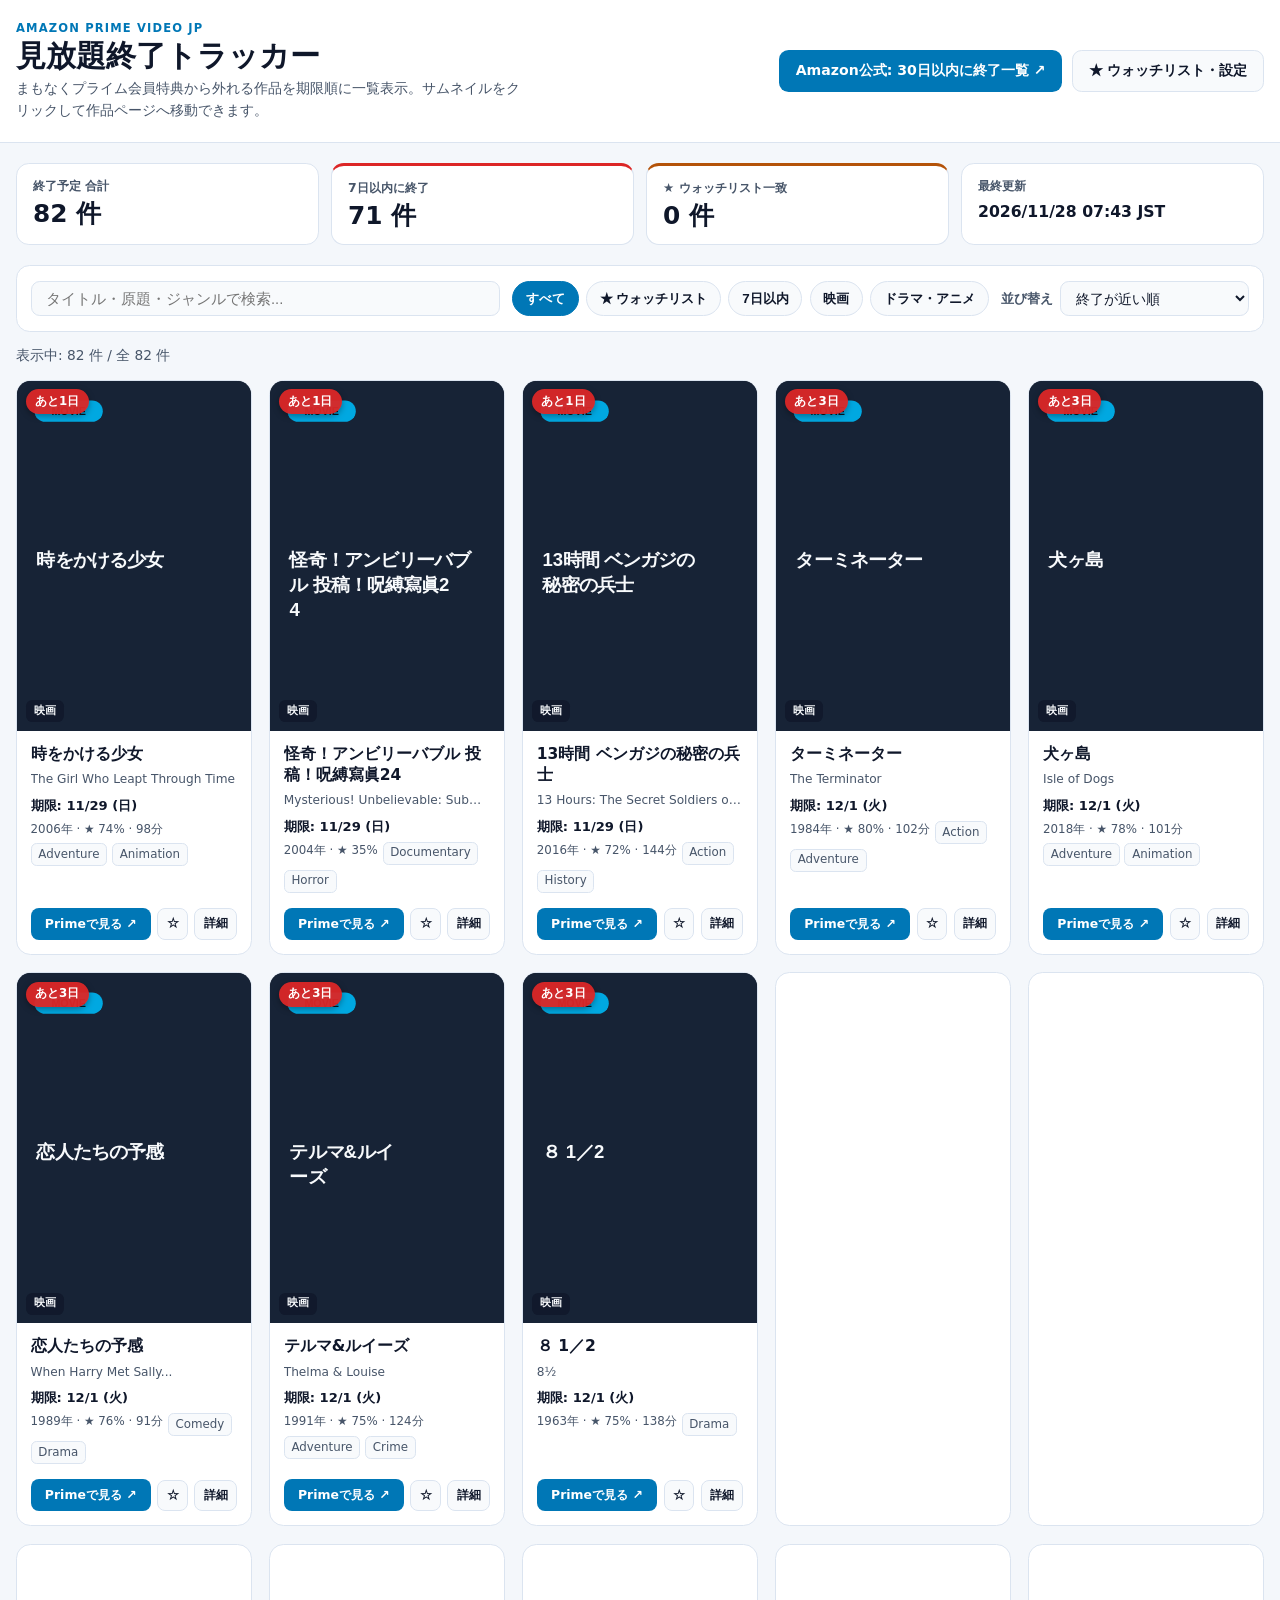
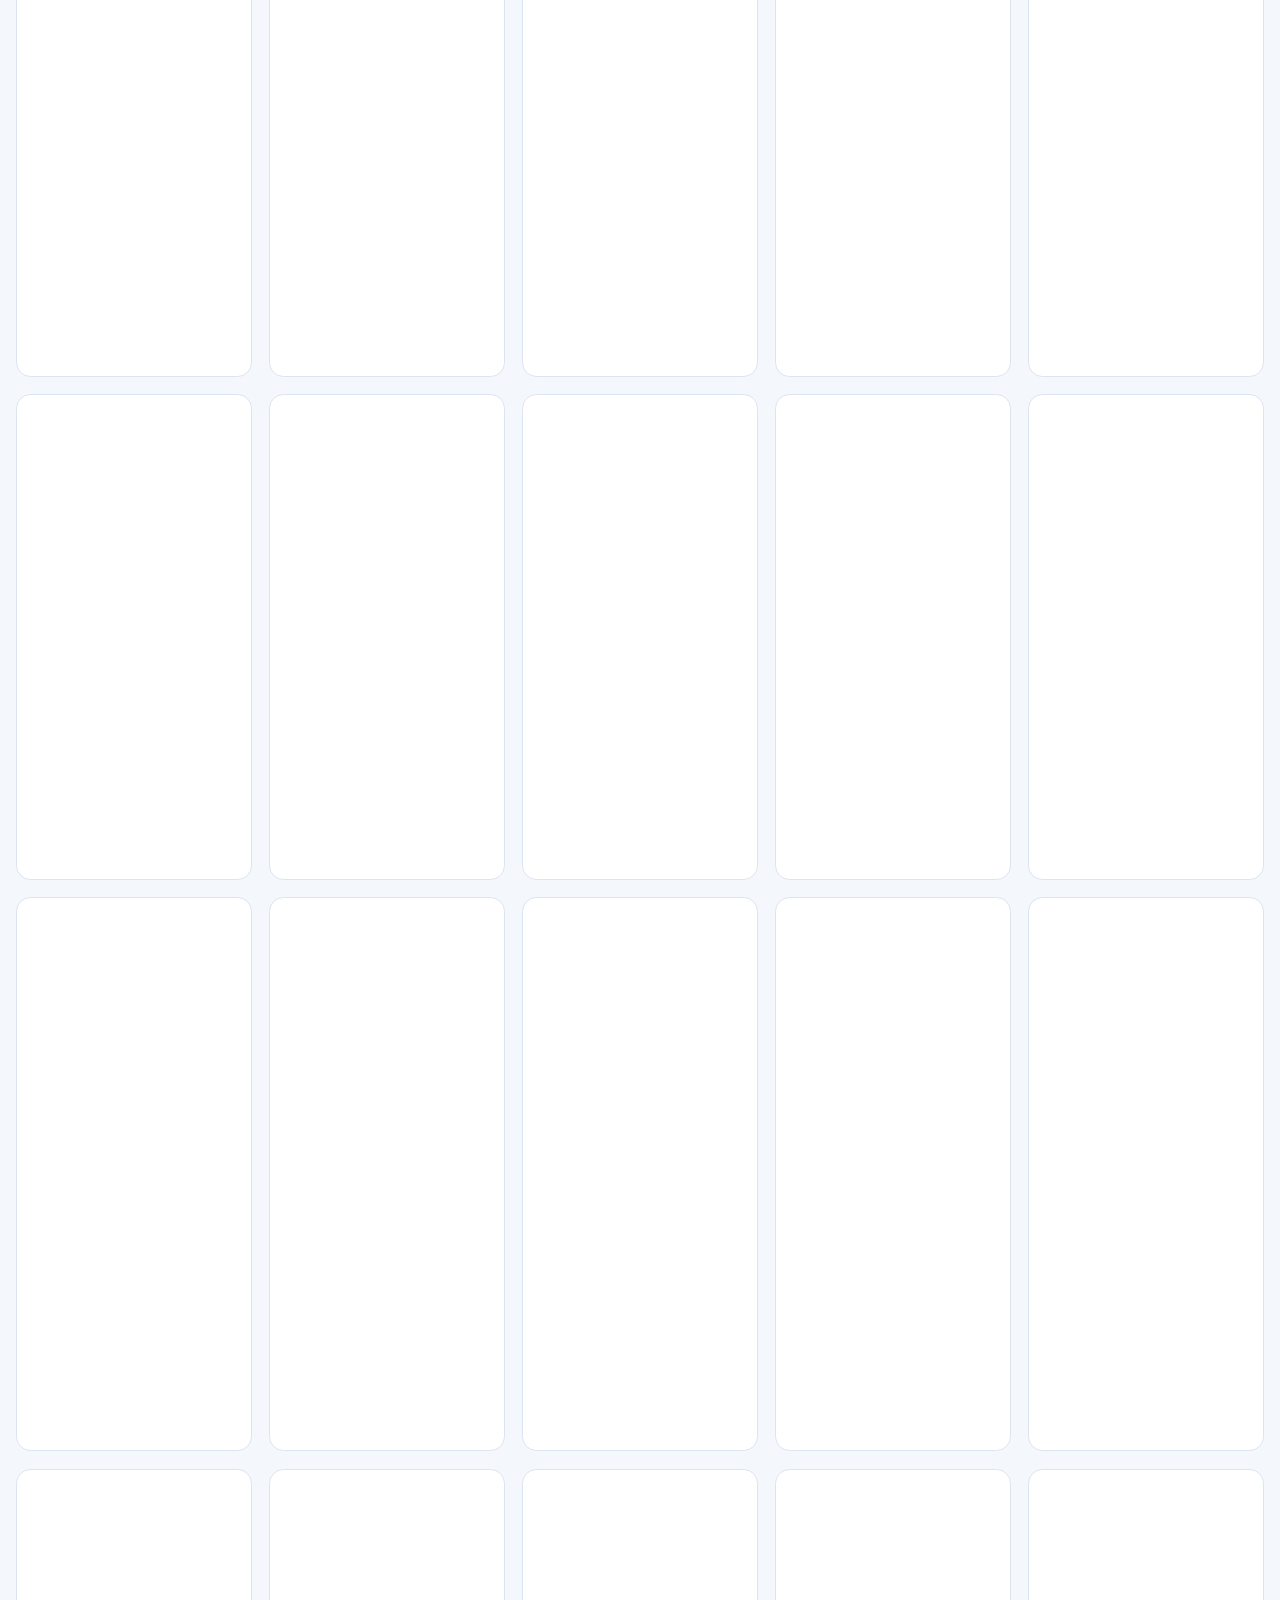
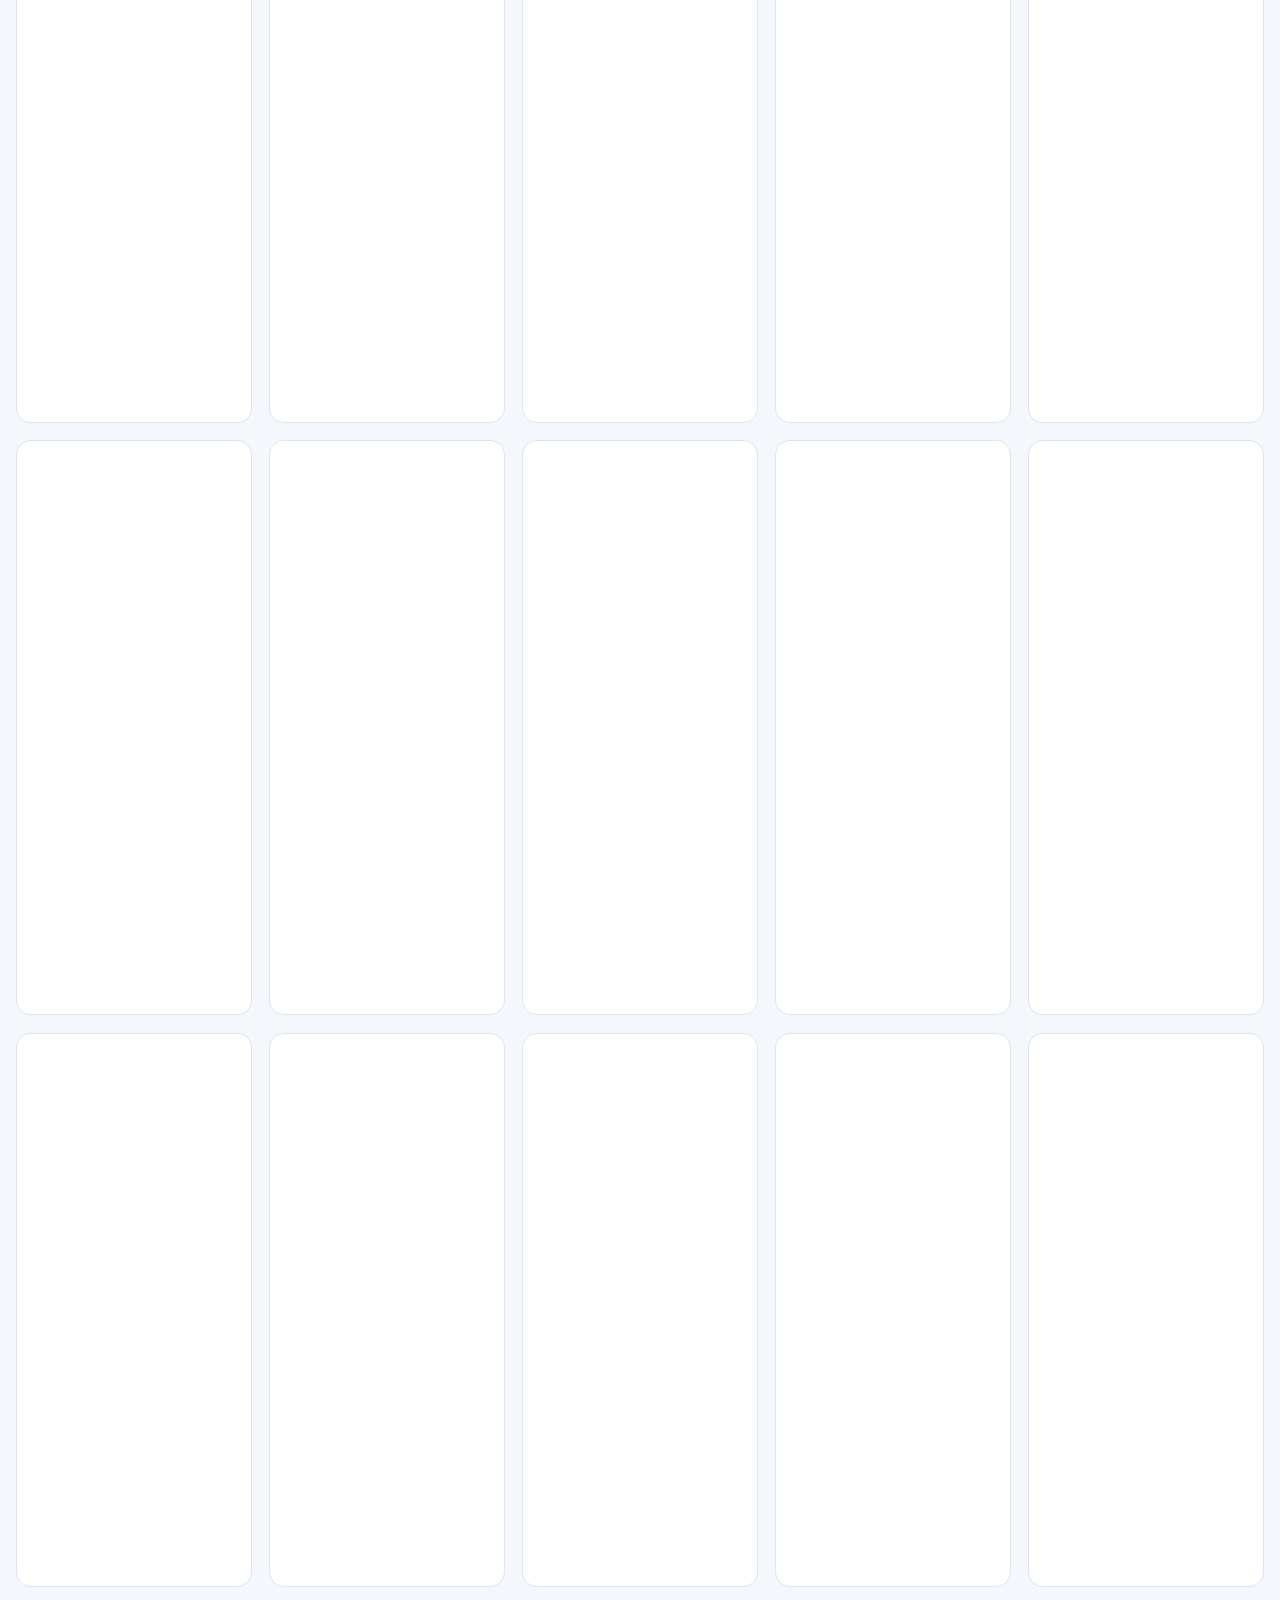
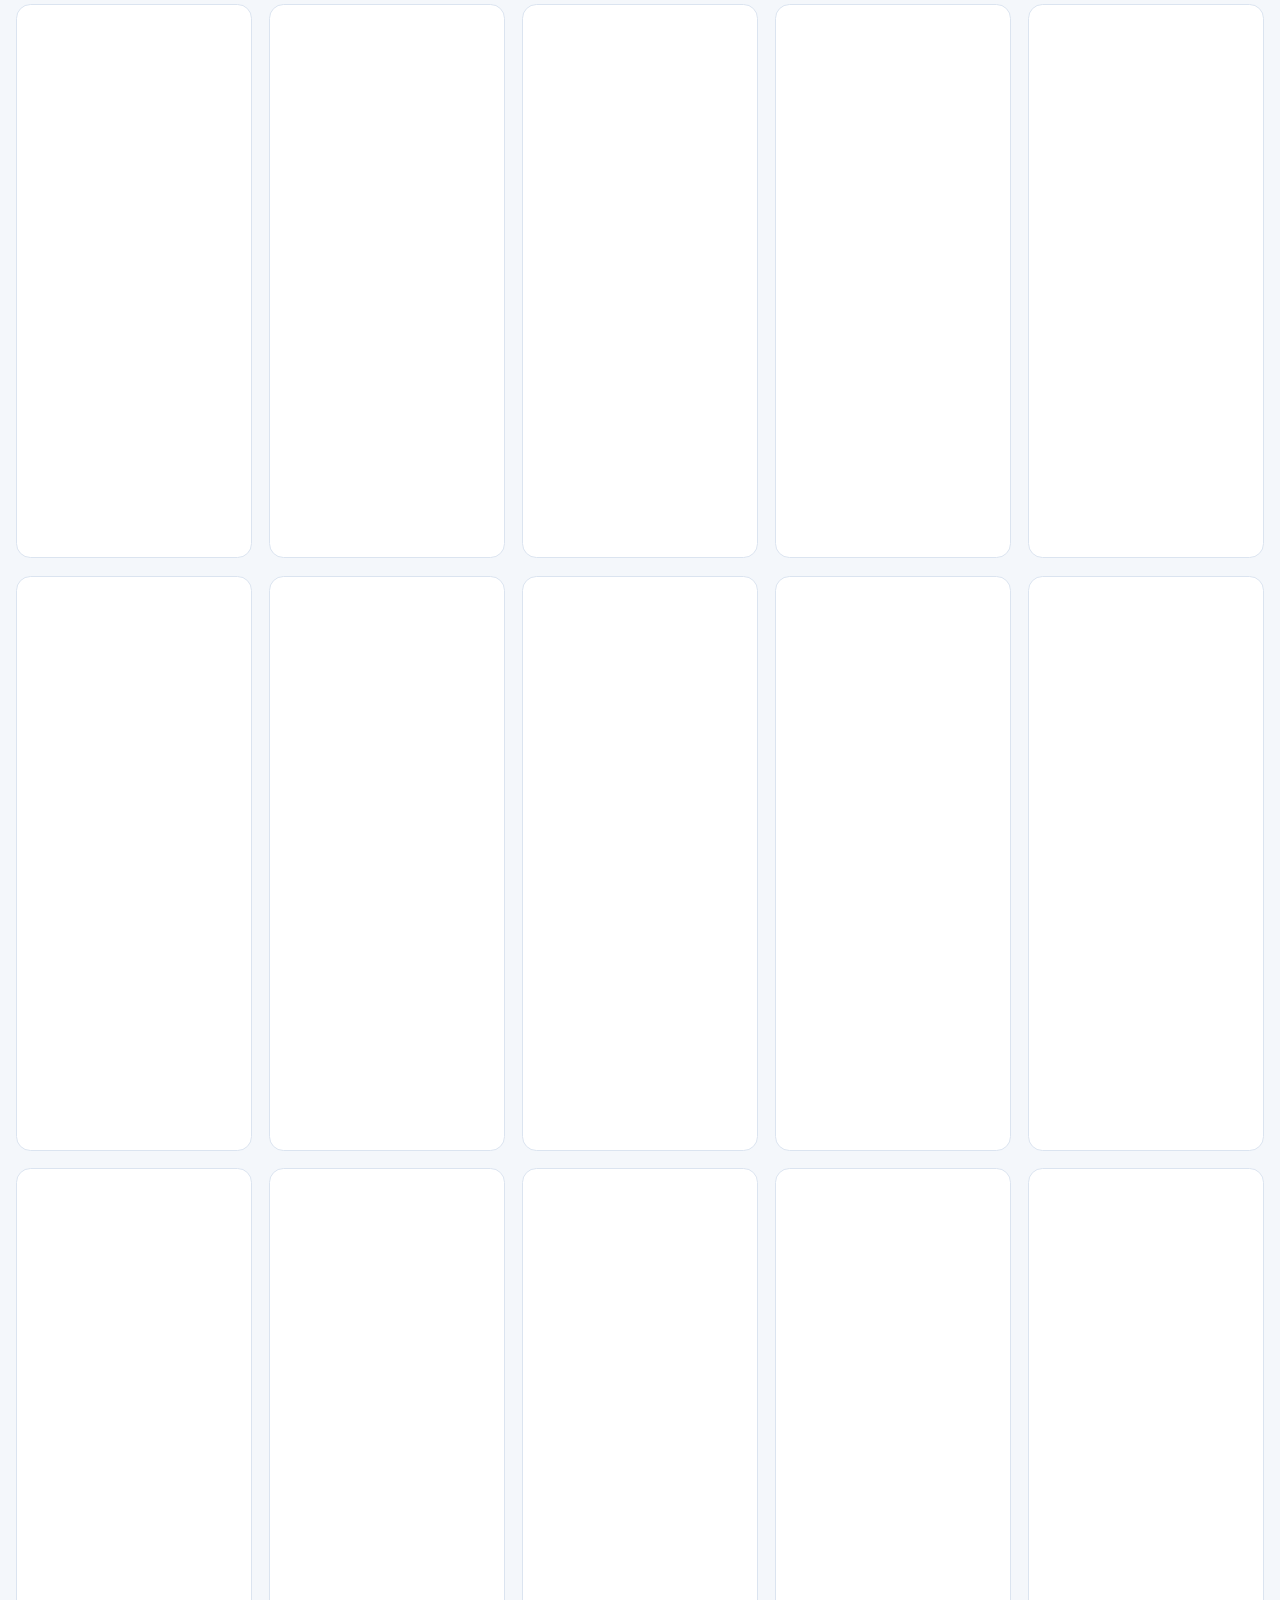
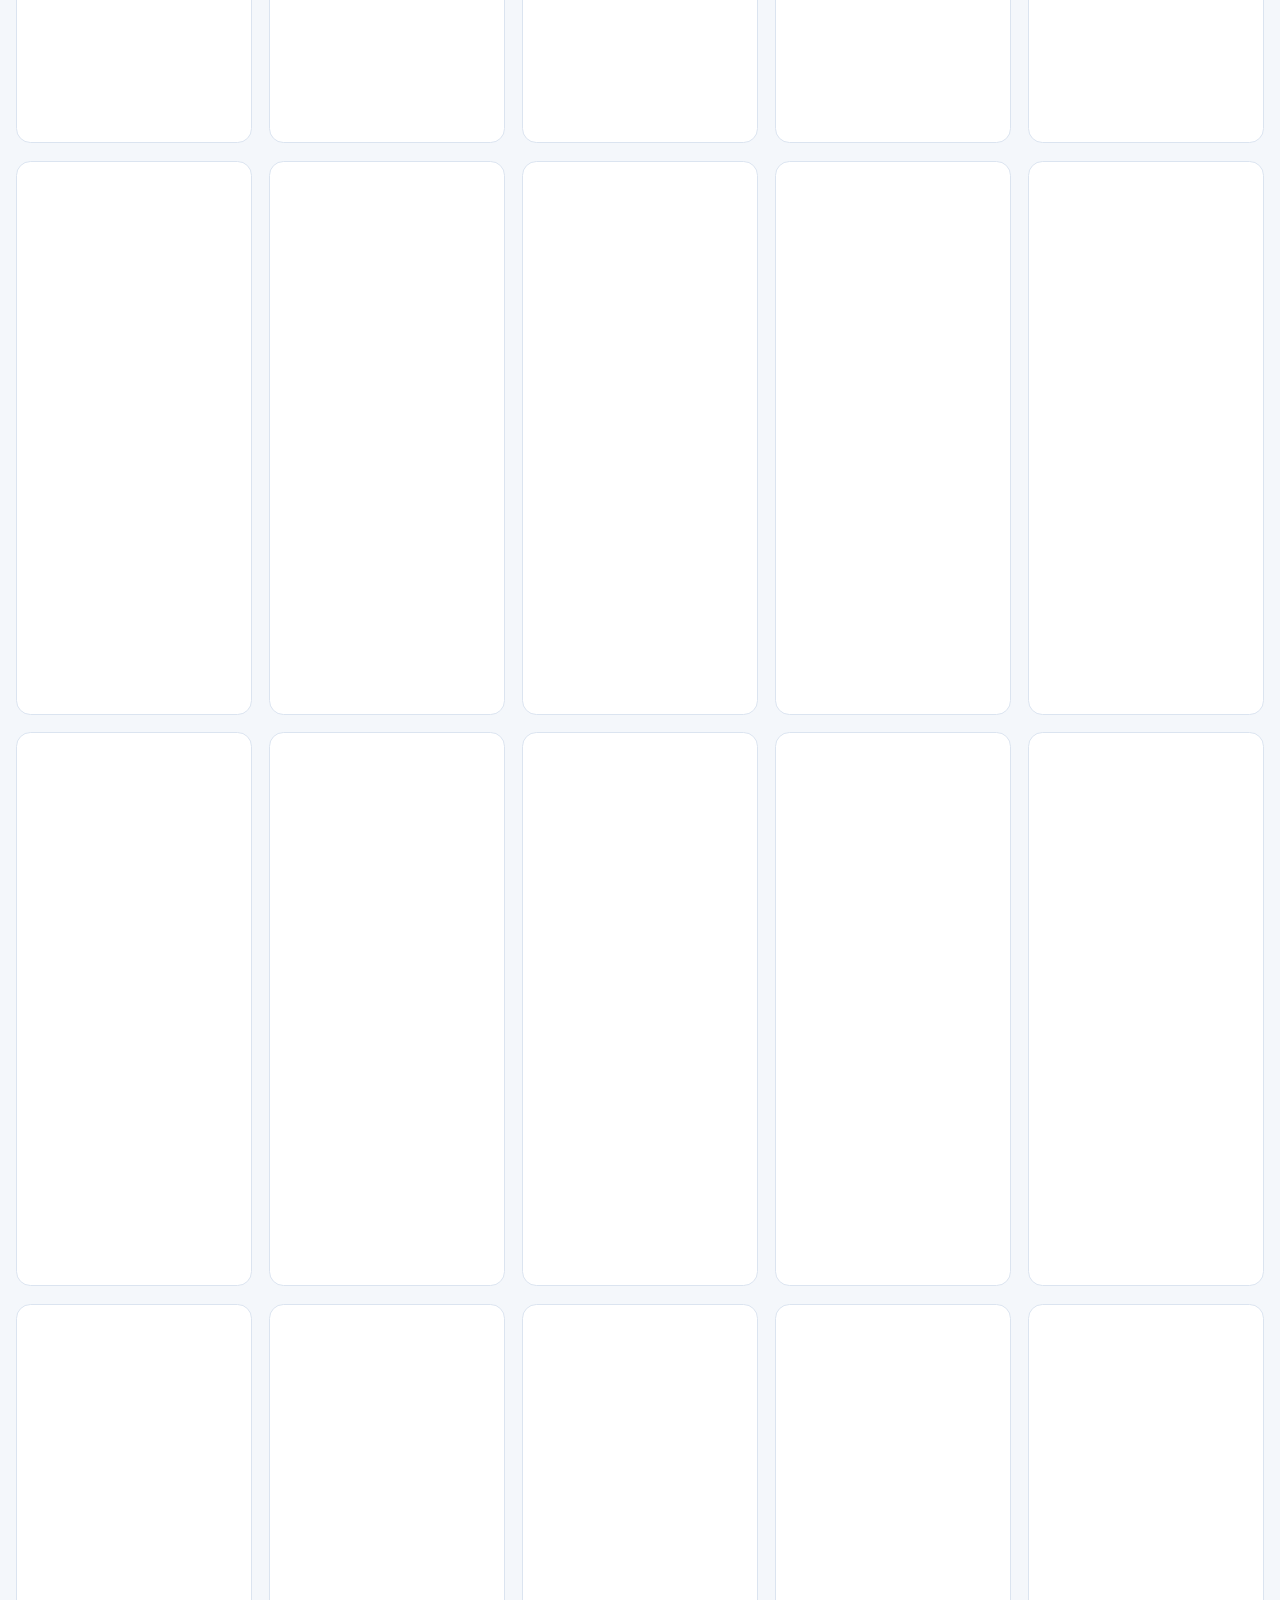
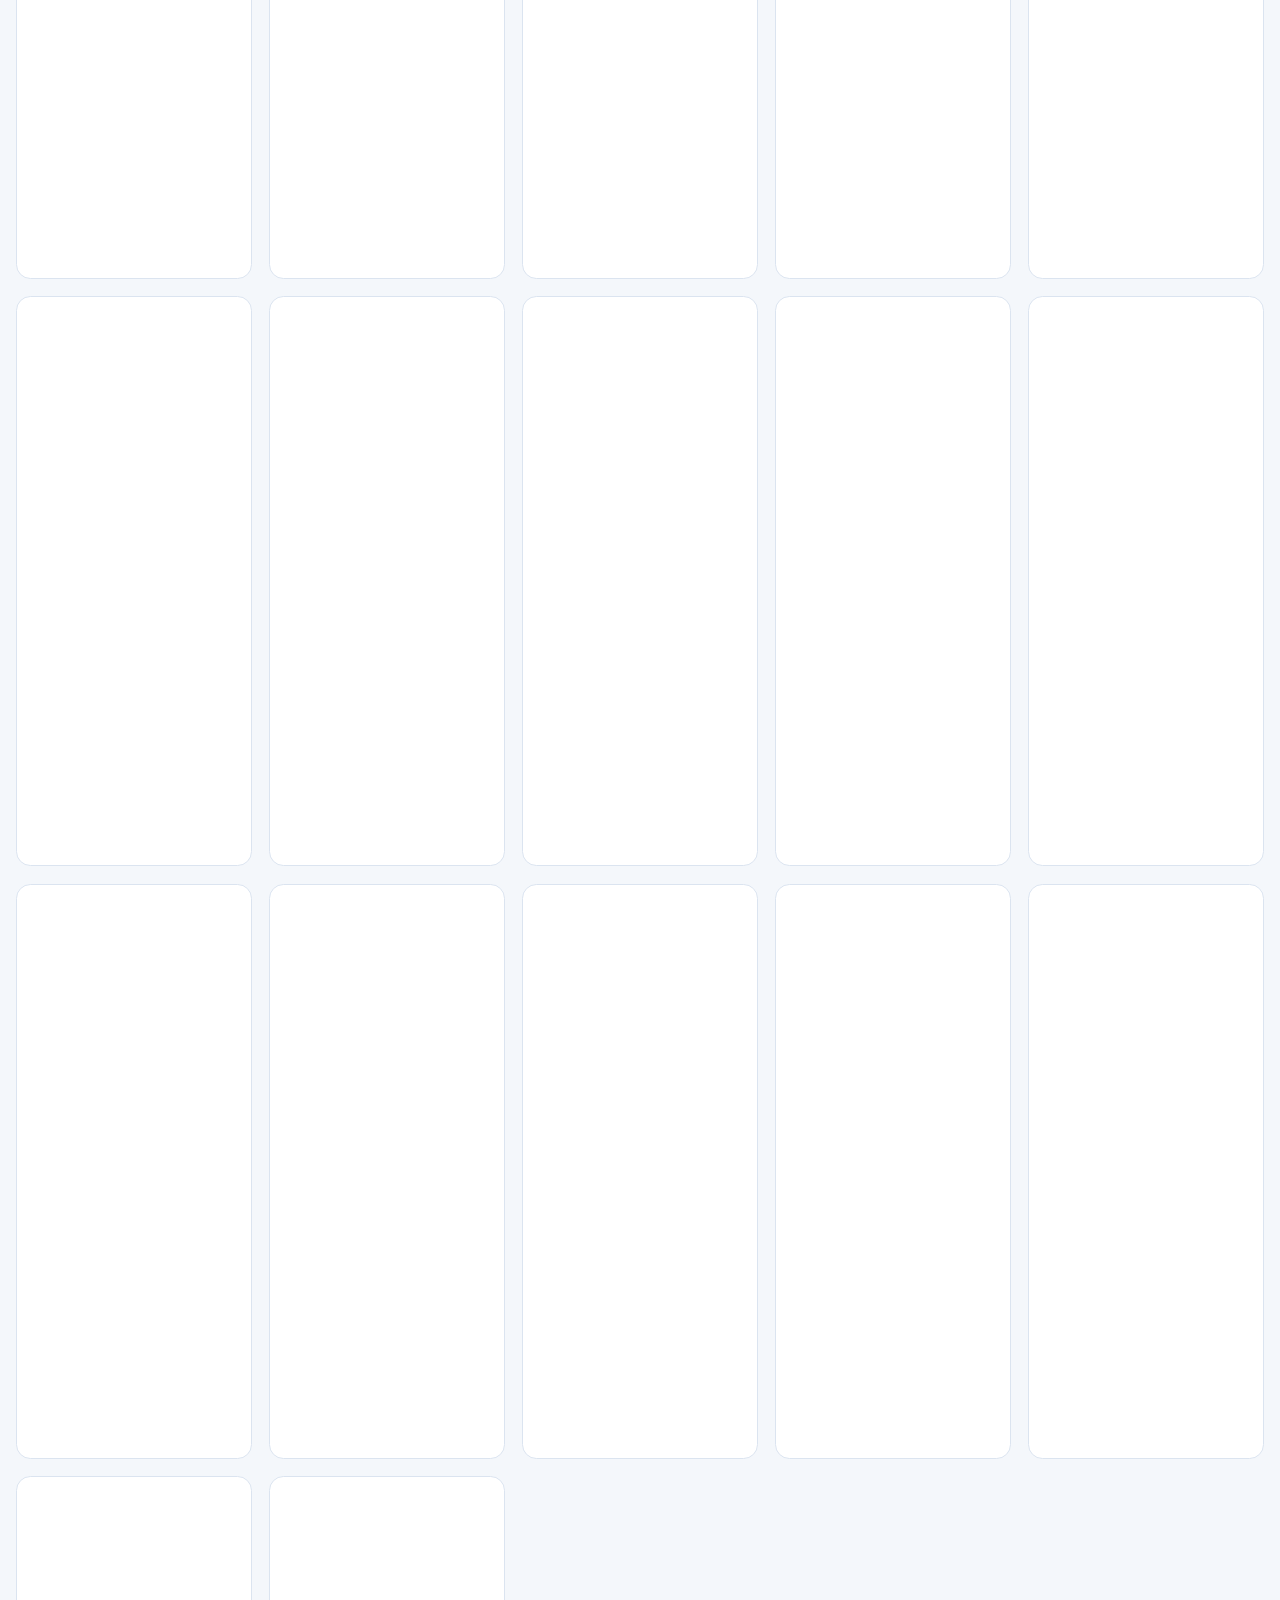
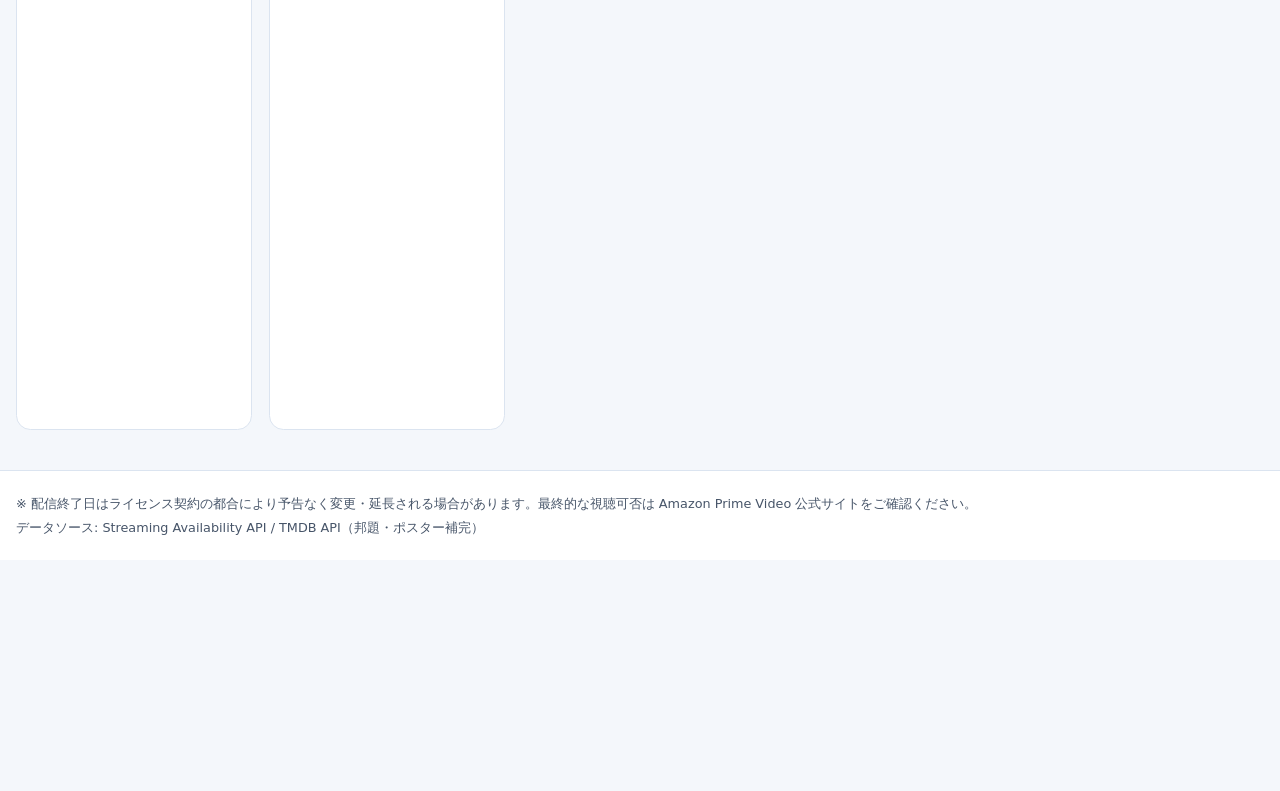
<file: docs/index.html>
<!doctype html>
<html lang="ja">
<head>
  <meta charset="utf-8">
  <meta name="viewport" content="width=device-width, initial-scale=1">
  <title>Prime Video 見放題終了トラッカー</title>
  <meta name="description" content="Amazon Prime Video（日本）でまもなく見放題終了となる作品のポスター一覧・期限カウントダウン・ウォッチリスト照合ページ">
  <meta name="color-scheme" content="light dark">
  <script>
    try {
      const saved = localStorage.getItem("color-scheme");
      if (saved === "light" || saved === "dark") {
        document.querySelector('meta[name="color-scheme"]').content = saved;
      }
    } catch (_) {}
  </script>
  <link rel="stylesheet" href="styles.css">
</head>
<body>
  <header class="site-header">
    <div class="container header-inner">
      <div class="brand-group">
        <div class="brand-eyebrow">AMAZON PRIME VIDEO JP</div>
        <h1 class="site-title">見放題終了トラッカー</h1>
        <p class="site-subtitle">
          まもなくプライム会員特典から外れる作品を期限順に一覧表示。サムネイルをクリックして作品ページへ移動できます。
        </p>
      </div>
      <div class="header-actions">
        <a
          id="amazonLeavingLink"
          class="btn btn-primary"
          href="https://www.amazon.co.jp/s?rh=n%3A4217521051"
          target="_blank"
          rel="noopener noreferrer"
        >
          Amazon公式: 30日以内に終了一覧 ↗
        </a>
        <button id="openSettingsBtn" class="btn btn-secondary" type="button">
          ★ ウォッチリスト・設定
        </button>
      </div>
    </div>
  </header>

  <main class="container main-content">
    <div id="demoBanner" class="banner banner-info" hidden>
      <div>
        <strong>サンプルデータ表示中：</strong>
        現在はプレビュー用のデモデータを表示しています。GitHub Secrets に API キーを設定してワークフローを実行すると、最新の配信終了予定作品と実ポスターに自動更新されます。
      </div>
    </div>

    <div id="errorBanner" class="banner banner-error" hidden></div>

    <section class="stats-grid" aria-label="サマリー">
      <div class="stat-card">
        <span class="stat-label">終了予定 合計</span>
        <strong id="statTotal" class="stat-value">-</strong>
      </div>
      <div class="stat-card stat-card--urgent">
        <span class="stat-label">7日以内に終了</span>
        <strong id="statUrgent" class="stat-value">-</strong>
      </div>
      <div class="stat-card stat-card--watchlist">
        <span class="stat-label">★ ウォッチリスト一致</span>
        <strong id="statWatchlist" class="stat-value">-</strong>
      </div>
      <div class="stat-card">
        <span class="stat-label">最終更新</span>
        <strong id="statUpdated" class="stat-value stat-value--small">読み込み中...</strong>
      </div>
    </section>

    <section class="controls-bar" aria-label="検索・絞り込み・並び替え">
      <div class="search-field">
        <label class="visually-hidden" for="searchInput">タイトル・ジャンルで検索</label>
        <input
          id="searchInput"
          type="search"
          placeholder="タイトル・原題・ジャンルで検索..."
          autocomplete="off"
        >
      </div>

      <div class="filter-group" role="group" aria-label="絞り込み条件">
        <button type="button" class="chip" data-filter="all" aria-pressed="true">すべて</button>
        <button type="button" class="chip" data-filter="watchlist" aria-pressed="false">★ ウォッチリスト</button>
        <button type="button" class="chip" data-filter="urgent" aria-pressed="false">7日以内</button>
        <button type="button" class="chip" data-filter="movie" aria-pressed="false">映画</button>
        <button type="button" class="chip" data-filter="series" aria-pressed="false">ドラマ・アニメ</button>
      </div>

      <div class="sort-field">
        <label for="sortSelect" class="sort-label">並び替え</label>
        <select id="sortSelect">
          <option value="expiry-asc">終了が近い順</option>
          <option value="expiry-desc">終了が遅い順</option>
          <option value="watchlist-first">★ ウォッチリスト優先</option>
          <option value="rating-desc">評価が高い順</option>
          <option value="title-asc">タイトル順</option>
        </select>
      </div>
    </section>

    <div class="result-meta">
      <span id="visibleCountText">データを読み込んでいます...</span>
    </div>

    <p id="gridStatus" role="status" class="visually-hidden"></p>

    <section id="cardGrid" class="card-grid" aria-label="配信終了予定作品一覧"></section>

    <div id="emptyState" class="empty-state" hidden>
      <p id="emptyStateText">条件に一致する作品はありませんでした。</p>
      <button id="resetFiltersBtn" class="btn btn-secondary" type="button">絞り込みをリセット</button>
    </div>
  </main>

  <footer class="site-footer">
    <div class="container footer-inner">
      <p>
        ※ 配信終了日はライセンス契約の都合により予告なく変更・延長される場合があります。最終的な視聴可否は Amazon Prime Video 公式サイトをご確認ください。
      </p>
      <p class="footer-meta">
        データソース: Streaming Availability API <span id="tmdbAttribution" hidden> / TMDB API（邦題・ポスター補完）</span>
      </p>
    </div>
  </footer>

  <!-- ウォッチリスト・設定モーダル -->
  <dialog id="settingsDialog" class="modal" closedby="any" aria-labelledby="settingsDialogTitle">
    <div class="modal-header">
      <h2 id="settingsDialogTitle" class="modal-title">★ ウォッチリスト・表示設定</h2>
      <form method="dialog">
        <button class="icon-btn" type="submit" aria-label="閉じる">✕</button>
      </form>
    </div>

    <div class="modal-body">
      <section class="modal-section">
        <h3>自分のウォッチリスト（ブラウザ保存）</h3>
        <p class="help-text">
          気になる作品名を1行に1件ずつ入力すると、一覧上で <strong>★ウォッチリスト</strong> としてハイライト・絞り込みできます。
          （リポジトリの <code>config/watchlist.txt</code> に登録した作品と合わせて照合されます）
        </p>
        <label class="visually-hidden" for="watchlistTextarea">ウォッチリスト作品名（1行1作品）</label>
        <textarea
          id="watchlistTextarea"
          rows="7"
          placeholder="例:&#10;インターステラー&#10;呪術廻戦&#10;ブレードランナー 2049"
        ></textarea>
        <div class="modal-actions">
          <button id="saveWatchlistBtn" class="btn btn-primary" type="button">保存して反映</button>
          <button id="copyWatchlistTxtBtn" class="btn btn-secondary" type="button">watchlist.txt 用にコピー</button>
          <span id="watchlistSaveFeedback" class="feedback-text" aria-live="polite"></span>
        </div>
      </section>

      <section class="modal-section">
        <h3>Prime Video から1クリックで取り込む（ブックマークレット）</h3>
        <p class="help-text">
          下のボタンをブラウザのブックマークバーへドラッグして保存し、
          <a href="https://www.amazon.co.jp/gp/video/mystuff/watchlist" target="_blank" rel="noopener noreferrer">Amazon Prime Video のウォッチリスト画面 ↗</a>
          でクリックすると、表示中の作品名一覧がクリップボードにコピーされます。そのまま上の欄に貼り付けてください。
        </p>
        <div class="bookmarklet-box">
          <a id="bookmarkletLink" class="btn btn-accent" href="#">★ Primeウォッチリスト取得</a>
          <button id="copyBookmarkletBtn" class="btn btn-secondary" type="button">コードをコピー</button>
          <span id="bookmarkletFeedback" class="feedback-text" aria-live="polite"></span>
        </div>
      </section>

      <section class="modal-section">
        <h3>表示テーマ</h3>
        <fieldset class="theme-fieldset">
          <legend class="visually-hidden">カラーテーマ設定</legend>
          <label class="theme-option">
            <input type="radio" name="themeScheme" value="system" checked>
            <span id="systemThemeLabel">システム設定に従う</span>
          </label>
          <label class="theme-option">
            <input type="radio" name="themeScheme" value="light">
            <span>ライト</span>
          </label>
          <label class="theme-option">
            <input type="radio" name="themeScheme" value="dark">
            <span>ダーク</span>
          </label>
        </fieldset>
      </section>
    </div>

    <div class="modal-footer">
      <form method="dialog">
        <button class="btn btn-secondary" type="submit">閉じる</button>
      </form>
    </div>
  </dialog>

  <!-- 作品詳細モーダル -->
  <dialog id="detailDialog" class="modal modal--detail" closedby="any" aria-labelledby="detailDialogTitle">
    <div class="modal-header">
      <h2 id="detailDialogTitle" class="modal-title">作品詳細</h2>
      <form method="dialog">
        <button class="icon-btn" type="submit" aria-label="閉じる">✕</button>
      </form>
    </div>
    <div id="detailDialogBody" class="modal-body detail-body"></div>
    <div class="modal-footer detail-footer">
      <a
        id="detailLeavingListBtn"
        class="btn btn-secondary"
        href="https://www.amazon.co.jp/s?rh=n%3A4217521051"
        target="_blank"
        rel="noopener noreferrer"
      >
        30日以内終了一覧 ↗
      </a>
      <a
        id="detailPrimeBtn"
        class="btn btn-primary"
        href="#"
        target="_blank"
        rel="noopener noreferrer"
      >
        Prime Videoで作品を開く ↗
      </a>
    </div>
  </dialog>

  <script src="app.js" defer></script>
</body>
</html>
</file>
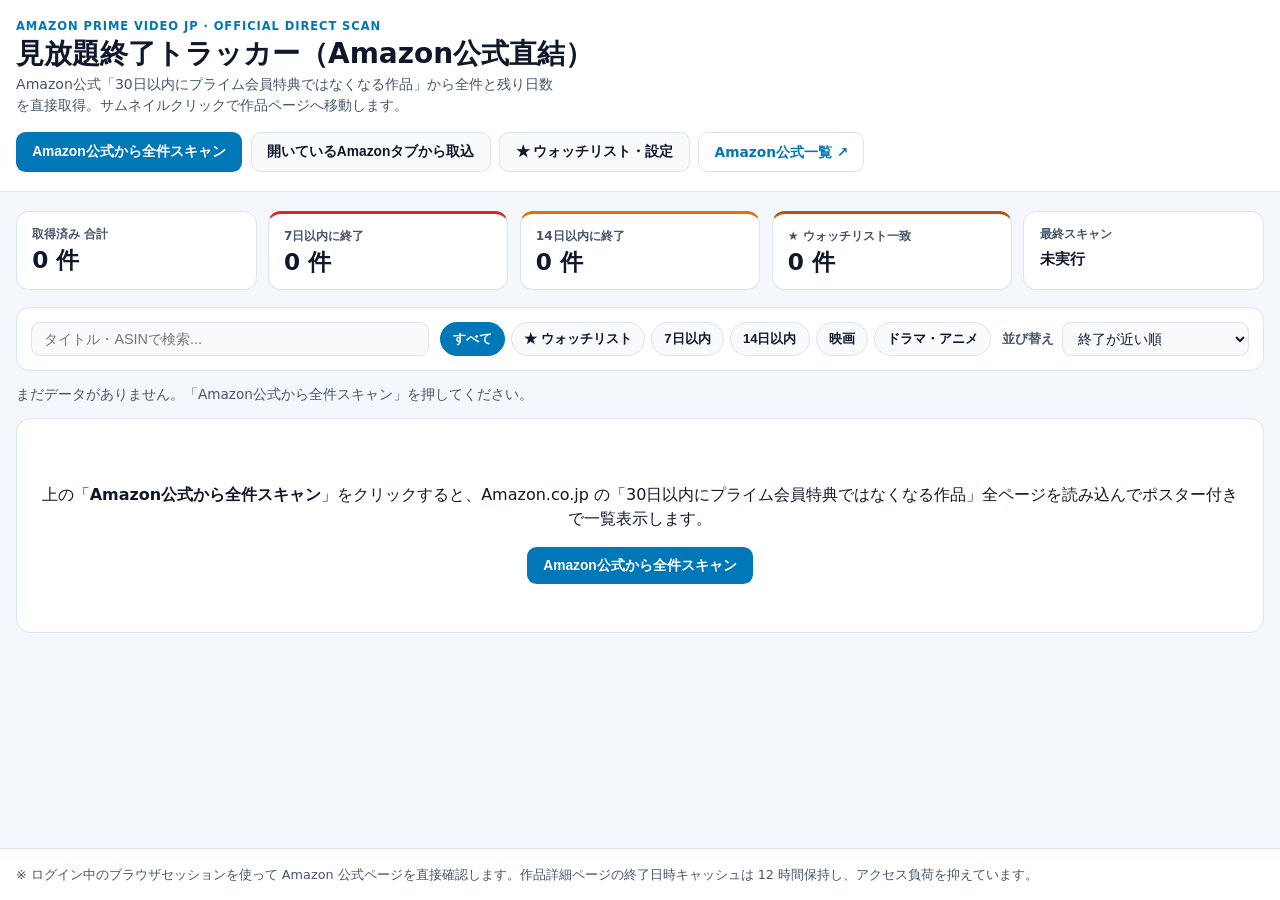
<file: extension/dashboard/dashboard.html>
<!doctype html>
<html lang="ja">
<head>
  <meta charset="utf-8">
  <meta name="viewport" content="width=device-width, initial-scale=1">
  <title>Prime Video 見放題終了トラッカー（Chrome拡張）</title>
  <meta name="color-scheme" content="light dark">
  <script src="theme-init.js"></script>
  <link rel="stylesheet" href="dashboard.css">
</head>
<body>
  <header class="site-header">
    <div class="container header-inner">
      <div class="brand-group">
        <div class="brand-eyebrow">AMAZON PRIME VIDEO JP · OFFICIAL DIRECT SCAN</div>
        <h1 class="site-title">見放題終了トラッカー（Amazon公式直結）</h1>
        <p class="site-subtitle">
          Amazon公式「30日以内にプライム会員特典ではなくなる作品」から全件と残り日数を直接取得。サムネイルクリックで作品ページへ移動します。
        </p>
      </div>
      <div class="header-actions">
        <button id="scanFullBtn" class="btn btn-primary" type="button">
          Amazon公式から全件スキャン
        </button>
        <button id="captureTabBtn" class="btn btn-secondary" type="button">
          開いているAmazonタブから取込
        </button>
        <button id="openSettingsBtn" class="btn btn-secondary" type="button">
          ★ ウォッチリスト・設定
        </button>
        <a
          class="btn btn-ghost"
          href="https://www.amazon.co.jp/s?rh=n%3A4217521051"
          target="_blank"
          rel="noopener noreferrer"
        >
          Amazon公式一覧 ↗
        </a>
      </div>
    </div>
  </header>

  <main class="container main-content">
    <section id="progressPanel" class="progress-panel" hidden aria-live="polite">
      <div class="progress-top">
        <strong id="progressTitle">スキャン中...</strong>
        <button id="cancelScanBtn" class="btn btn-danger-outline btn-sm" type="button">中止</button>
      </div>
      <progress id="progressBar" max="100" value="0"></progress>
      <p id="progressDetail" class="progress-detail"></p>
    </section>

    <div id="noticeBanner" class="banner banner-info" hidden></div>

    <section class="stats-grid" aria-label="サマリー">
      <div class="stat-card">
        <span class="stat-label">取得済み 合計</span>
        <strong id="statTotal" class="stat-value">0 件</strong>
      </div>
      <div class="stat-card stat-card--urgent">
        <span class="stat-label">7日以内に終了</span>
        <strong id="statUrgent" class="stat-value">0 件</strong>
      </div>
      <div class="stat-card stat-card--soon">
        <span class="stat-label">14日以内に終了</span>
        <strong id="statTwoWeeks" class="stat-value">0 件</strong>
      </div>
      <div class="stat-card stat-card--watchlist">
        <span class="stat-label">★ ウォッチリスト一致</span>
        <strong id="statWatchlist" class="stat-value">0 件</strong>
      </div>
      <div class="stat-card">
        <span class="stat-label">最終スキャン</span>
        <strong id="statUpdated" class="stat-value stat-value--small">未実行</strong>
      </div>
    </section>

    <section class="controls-bar" aria-label="検索・絞り込み・並び替え">
      <div class="search-field">
        <label class="visually-hidden" for="searchInput">タイトルで検索</label>
        <input
          id="searchInput"
          type="search"
          placeholder="タイトル・ASINで検索..."
          autocomplete="off"
        >
      </div>

      <div class="filter-group" role="group" aria-label="絞り込み">
        <button type="button" class="chip" data-filter="all" aria-pressed="true">すべて</button>
        <button type="button" class="chip" data-filter="watchlist" aria-pressed="false">★ ウォッチリスト</button>
        <button type="button" class="chip" data-filter="urgent7" aria-pressed="false">7日以内</button>
        <button type="button" class="chip" data-filter="urgent14" aria-pressed="false">14日以内</button>
        <button type="button" class="chip" data-filter="movie" aria-pressed="false">映画</button>
        <button type="button" class="chip" data-filter="series" aria-pressed="false">ドラマ・アニメ</button>
      </div>

      <div class="sort-field">
        <label for="sortSelect" class="sort-label">並び替え</label>
        <select id="sortSelect">
          <option value="expiry-asc">終了が近い順</option>
          <option value="expiry-desc">終了が遅い順</option>
          <option value="watchlist-first">★ ウォッチリスト優先</option>
          <option value="title-asc">タイトル順</option>
        </select>
      </div>
    </section>

    <div class="result-meta-bar">
      <span id="visibleCountText">まだデータがありません。「Amazon公式から全件スキャン」を押してください。</span>
      <div class="result-meta-actions">
        <button id="checkDetailsOnlyBtn" class="btn btn-secondary btn-sm" type="button" hidden>
          期限未確認の残り日数をチェック
        </button>
        <button id="exportJsonBtn" class="btn btn-secondary btn-sm" type="button" hidden>
          JSON書き出し
        </button>
      </div>
    </div>

    <p id="gridStatus" role="status" class="visually-hidden"></p>

    <section id="cardGrid" class="card-grid" aria-label="配信終了予定作品一覧"></section>

    <div id="emptyState" class="empty-state">
      <p id="emptyStateText">
        上の「<strong>Amazon公式から全件スキャン</strong>」をクリックすると、Amazon.co.jp の「30日以内にプライム会員特典ではなくなる作品」全ページを読み込んでポスター付きで一覧表示します。
      </p>
      <div class="empty-actions">
        <button id="emptyScanBtn" class="btn btn-primary" type="button">Amazon公式から全件スキャン</button>
        <button id="resetFiltersBtn" class="btn btn-secondary" type="button" hidden>絞り込みをリセット</button>
      </div>
    </div>
  </main>

  <footer class="site-footer">
    <div class="container footer-inner">
      <p>
        ※ ログイン中のブラウザセッションを使って Amazon 公式ページを直接確認します。作品詳細ページの終了日時キャッシュは 12 時間保持し、アクセス負荷を抑えています。
      </p>
    </div>
  </footer>

  <!-- ウォッチリスト・通知・表示設定モーダル -->
  <dialog id="settingsDialog" class="modal" closedby="any" aria-labelledby="settingsDialogTitle">
    <div class="modal-header">
      <h2 id="settingsDialogTitle" class="modal-title">★ ウォッチリスト・自動チェック設定</h2>
      <form method="dialog">
        <button class="icon-btn" type="submit" aria-label="閉じる">✕</button>
      </form>
    </div>

    <div class="modal-body">
      <section class="modal-section">
        <h3>自分のウォッチリスト</h3>
        <p class="help-text">
          Amazonにログイン中であれば下のボタンでウォッチリストを自動取得できます（またはウォッチリスト画面を開いたタブからも取り込めます）。
        </p>
        <div class="modal-actions">
          <button id="syncWatchlistBtn" class="btn btn-accent" type="button">
            Amazonウォッチリストを自動同期
          </button>
          <a
            class="btn btn-secondary"
            href="https://www.amazon.co.jp/gp/video/mystuff/watchlist"
            target="_blank"
            rel="noopener noreferrer"
          >
            ウォッチリストを開く ↗
          </a>
        </div>
        <label class="visually-hidden" for="watchlistTextarea">ウォッチリスト作品名（1行1作品）</label>
        <textarea
          id="watchlistTextarea"
          rows="7"
          placeholder="1行に1作品名（自動同期または手入力）"
        ></textarea>
        <div class="modal-actions">
          <button id="saveWatchlistBtn" class="btn btn-primary" type="button">保存して反映</button>
          <span id="watchlistFeedback" class="feedback-text" aria-live="polite"></span>
        </div>
      </section>

      <section class="modal-section">
        <h3>定期自動チェック・通知（Chrome起動中）</h3>
        <div class="settings-stack">
          <label class="checkbox-row">
            <input id="autoScanCheckbox" type="checkbox">
            <span>バックグラウンドで定期的に自動チェックする</span>
          </label>
          <label class="inline-field">
            <span>チェック間隔</span>
            <select id="autoScanIntervalSelect">
              <option value="12">12時間ごと</option>
              <option value="24">24時間ごと（1日1回）</option>
            </select>
          </label>
          <label class="checkbox-row">
            <input id="desktopNotifyCheckbox" type="checkbox" checked>
            <span>新規追加・ウォッチリスト一致時にデスクトップ通知を出す</span>
          </label>
          <label class="field-block">
            <span>Discord Webhook URL（任意・入力すると自動通知に対応）</span>
            <input
              id="discordWebhookInput"
              type="url"
              placeholder="https://discord.com/api/webhooks/..."
              autocomplete="off"
            >
          </label>
          <div class="modal-actions">
            <button id="saveSettingsBtn" class="btn btn-primary" type="button">設定を保存</button>
            <button id="testDiscordBtn" class="btn btn-secondary" type="button">Discordテスト送信</button>
            <span id="settingsFeedback" class="feedback-text" aria-live="polite"></span>
          </div>
        </div>
      </section>

      <section class="modal-section">
        <h3>表示テーマ</h3>
        <fieldset class="theme-fieldset">
          <legend class="visually-hidden">カラーテーマ</legend>
          <label class="theme-option">
            <input type="radio" name="themeScheme" value="system" checked>
            <span id="systemThemeLabel">システム設定に従う</span>
          </label>
          <label class="theme-option">
            <input type="radio" name="themeScheme" value="light">
            <span>ライト</span>
          </label>
          <label class="theme-option">
            <input type="radio" name="themeScheme" value="dark">
            <span>ダーク</span>
          </label>
        </fieldset>
      </section>
    </div>

    <div class="modal-footer">
      <form method="dialog">
        <button class="btn btn-secondary" type="submit">閉じる</button>
      </form>
    </div>
  </dialog>

  <!-- 作品詳細モーダル -->
  <dialog id="detailDialog" class="modal modal--detail" closedby="any" aria-labelledby="detailDialogTitle">
    <div class="modal-header">
      <h2 id="detailDialogTitle" class="modal-title">作品詳細</h2>
      <form method="dialog">
        <button class="icon-btn" type="submit" aria-label="閉じる">✕</button>
      </form>
    </div>
    <div id="detailDialogBody" class="modal-body"></div>
    <div class="modal-footer">
      <a
        class="btn btn-secondary"
        href="https://www.amazon.co.jp/s?rh=n%3A4217521051"
        target="_blank"
        rel="noopener noreferrer"
      >
        30日以内終了一覧 ↗
      </a>
      <a
        id="detailPrimeBtn"
        class="btn btn-primary"
        href="#"
        target="_blank"
        rel="noopener noreferrer"
      >
        Prime Videoで開く ↗
      </a>
    </div>
  </dialog>

  <script type="module" src="dashboard.js"></script>
</body>
</html>
</file>
<file: docs/styles.css>
/* ==========================================================================
   Prime Video 見放題終了トラッカー Stylesheet
   Follows modern CSS color-scheme, light-dark() with fallback,
   content-visibility, and reduced-motion view transitions.
   ========================================================================== */

:root {
  /* Raw palette tokens */
  --bg-light: #f4f7fb;
  --bg-dark: #0b111b;
  --surface-light: #ffffff;
  --surface-dark: #131d2d;
  --surface-elevated-light: #f8fafc;
  --surface-elevated-dark: #19263a;
  --border-light: #dbe4f0;
  --border-dark: #26364e;

  --text-light: #0f172a;
  --text-dark: #f1f5f9;
  --text-muted-light: #475569;
  --text-muted-dark: #94a3b8;

  --brand-light: #0077b6;
  --brand-dark: #00a8e1;
  --brand-hover-light: #005f94;
  --brand-hover-dark: #2bc4f7;
  --brand-text-light: #ffffff;
  --brand-text-dark: #031522;

  --urgent-bg-light: #dc2626;
  --urgent-bg-dark: #ef4444;
  --soon-bg-light: #d97706;
  --soon-bg-dark: #f59e0b;
  --gold-light: #b45309;
  --gold-dark: #fbbf24;
  --gold-soft-light: #fef3c7;
  --gold-soft-dark: #3b2a0b;

  --scrollbar-track-light: #e2e8f0;
  --scrollbar-track-dark: #131d2d;
  --scrollbar-thumb-light: #64748b;
  --scrollbar-thumb-dark: #64748b;

  /* Default (light) fallback for browsers without light-dark() */
  --bg: var(--bg-light);
  --surface: var(--surface-light);
  --surface-elevated: var(--surface-elevated-light);
  --border: var(--border-light);
  --text: var(--text-light);
  --text-muted: var(--text-muted-light);
  --brand: var(--brand-light);
  --brand-hover: var(--brand-hover-light);
  --brand-text: var(--brand-text-light);
  --urgent-bg: var(--urgent-bg-light);
  --soon-bg: var(--soon-bg-light);
  --gold: var(--gold-light);
  --gold-soft: var(--gold-soft-light);
  --scrollbar-track: var(--scrollbar-track-light);
  --scrollbar-thumb: var(--scrollbar-thumb-light);

  @media (prefers-color-scheme: dark) {
    --bg: var(--bg-dark);
    --surface: var(--surface-dark);
    --surface-elevated: var(--surface-elevated-dark);
    --border: var(--border-dark);
    --text: var(--text-dark);
    --text-muted: var(--text-muted-dark);
    --brand: var(--brand-dark);
    --brand-hover: var(--brand-hover-dark);
    --brand-text: var(--brand-text-dark);
    --urgent-bg: var(--urgent-bg-dark);
    --soon-bg: var(--soon-bg-dark);
    --gold: var(--gold-dark);
    --gold-soft: var(--gold-soft-dark);
    --scrollbar-track: var(--scrollbar-track-dark);
    --scrollbar-thumb: var(--scrollbar-thumb-dark);
  }

  /* Modern light-dark() automatically tracks resolved color-scheme */
  @supports (color: light-dark(white, black)) {
    --bg: light-dark(var(--bg-light), var(--bg-dark));
    --surface: light-dark(var(--surface-light), var(--surface-dark));
    --surface-elevated: light-dark(var(--surface-elevated-light), var(--surface-elevated-dark));
    --border: light-dark(var(--border-light), var(--border-dark));
    --text: light-dark(var(--text-light), var(--text-dark));
    --text-muted: light-dark(var(--text-muted-light), var(--text-muted-dark));
    --brand: light-dark(var(--brand-light), var(--brand-dark));
    --brand-hover: light-dark(var(--brand-hover-light), var(--brand-hover-dark));
    --brand-text: light-dark(var(--brand-text-light), var(--brand-text-dark));
    --urgent-bg: light-dark(var(--urgent-bg-light), var(--urgent-bg-dark));
    --soon-bg: light-dark(var(--soon-bg-light), var(--soon-bg-dark));
    --gold: light-dark(var(--gold-light), var(--gold-dark));
    --gold-soft: light-dark(var(--gold-soft-light), var(--gold-soft-dark));
    --scrollbar-track: light-dark(var(--scrollbar-track-light), var(--scrollbar-track-dark));
    --scrollbar-thumb: light-dark(var(--scrollbar-thumb-light), var(--scrollbar-thumb-dark));
  }

  /* Keep base color-scheme as light dark; reflect manual <meta> override */
  color-scheme: light dark;
  accent-color: var(--brand);
  scrollbar-color: var(--scrollbar-thumb) var(--scrollbar-track);

  &:has(> head > meta[name="color-scheme"][content="dark"]) {
    color-scheme: dark;
  }

  &:has(> head > meta[name="color-scheme"][content="light"]) {
    color-scheme: light;
  }
}

*,
*::before,
*::after {
  box-sizing: border-box;
}

[hidden] {
  display: none !important;
}

body {
  margin: 0;
  min-height: 100dvh;
  display: flex;
  flex-direction: column;
  background-color: var(--bg);
  color: var(--text);
  font-family:
    system-ui,
    -apple-system,
    "Segoe UI",
    Roboto,
    "Hiragino Sans",
    "Hiragino Kaku Gothic ProN",
    "Yu Gothic UI",
    Meiryo,
    sans-serif;
  line-height: 1.5;
  -webkit-font-smoothing: antialiased;
}

a {
  color: var(--brand);
}

.visually-hidden {
  position: absolute;
  width: 1px;
  height: 1px;
  overflow: hidden;
  clip-path: inset(50%);
  white-space: nowrap;
}

.container {
  width: min(1280px, 100% - 2rem);
  margin-inline: auto;
}

/* Header */
.site-header {
  background: var(--surface);
  border-bottom: 1px solid var(--border);
  padding-block: 1.25rem;
}

.header-inner {
  display: flex;
  flex-wrap: wrap;
  align-items: center;
  justify-content: space-between;
  gap: 1rem 1.5rem;
}

.brand-eyebrow {
  font-size: 0.72rem;
  font-weight: 800;
  letter-spacing: 0.1em;
  color: var(--brand);
}

.site-title {
  margin: 0.1rem 0 0.25rem;
  font-size: clamp(1.35rem, 2.4vw, 1.85rem);
  line-height: 1.2;
}

.site-subtitle {
  margin: 0;
  font-size: 0.9rem;
  color: var(--text-muted);
  max-width: 56ch;
}

.header-actions {
  display: flex;
  flex-wrap: wrap;
  gap: 0.6rem;
}

/* Buttons */
.btn {
  display: inline-flex;
  align-items: center;
  justify-content: center;
  gap: 0.4rem;
  padding: 0.58rem 1rem;
  border-radius: 0.6rem;
  border: 1px solid transparent;
  font-size: 0.88rem;
  font-weight: 700;
  text-decoration: none;
  cursor: pointer;
  transition: background-color 0.15s ease, border-color 0.15s ease, transform 0.12s ease;
}

.btn:active {
  transform: translateY(1px);
}

.btn-primary {
  background-color: var(--brand);
  color: var(--brand-text);
}

.btn-primary:hover {
  background-color: var(--brand-hover);
}

.btn-secondary {
  background-color: var(--surface-elevated);
  color: var(--text);
  border-color: var(--border);
}

.btn-secondary:hover {
  border-color: var(--brand);
}

.btn-accent {
  background-color: var(--gold-soft);
  color: var(--gold);
  border-color: var(--gold);
}

.icon-btn {
  width: 2rem;
  height: 2rem;
  border-radius: 0.5rem;
  border: 1px solid var(--border);
  background: var(--surface-elevated);
  color: var(--text);
  font-size: 1rem;
  cursor: pointer;
}

/* Main */
.main-content {
  flex: 1;
  padding-block: 1.25rem 2.5rem;
}

.banner {
  padding: 0.85rem 1rem;
  border-radius: 0.75rem;
  margin-bottom: 1rem;
  font-size: 0.88rem;
  border: 1px solid var(--border);
}

.banner-info {
  background-color: var(--surface);
  border-left: 4px solid var(--brand);
}

.banner-error {
  background-color: var(--surface);
  border-left: 4px solid var(--urgent-bg);
}

/* Stats */
.stats-grid {
  display: grid;
  grid-template-columns: repeat(auto-fit, minmax(170px, 1fr));
  gap: 0.75rem;
  margin-bottom: 1.25rem;
}

.stat-card {
  background: var(--surface);
  border: 1px solid var(--border);
  border-radius: 0.8rem;
  padding: 0.85rem 1rem;
  display: flex;
  flex-direction: column;
  gap: 0.2rem;
}

.stat-card--urgent {
  border-top: 3px solid var(--urgent-bg);
}

.stat-card--watchlist {
  border-top: 3px solid var(--gold);
}

.stat-label {
  font-size: 0.78rem;
  font-weight: 600;
  color: var(--text-muted);
}

.stat-value {
  font-size: 1.55rem;
  line-height: 1.2;
}

.stat-value--small {
  font-size: 0.98rem;
  padding-top: 0.25rem;
}

/* Controls */
.controls-bar {
  display: flex;
  flex-wrap: wrap;
  align-items: center;
  gap: 0.75rem;
  padding: 0.9rem;
  background: var(--surface);
  border: 1px solid var(--border);
  border-radius: 0.85rem;
  margin-bottom: 0.85rem;
}

.search-field {
  flex: 1 1 240px;
}

.search-field input {
  width: 100%;
  padding: 0.55rem 0.85rem;
  border-radius: 0.55rem;
  border: 1px solid var(--border);
  background: var(--surface-elevated);
  color: var(--text);
  font-size: 0.92rem;
}

.filter-group {
  display: flex;
  flex-wrap: wrap;
  gap: 0.45rem;
}

.chip {
  padding: 0.45rem 0.8rem;
  border-radius: 999px;
  border: 1px solid var(--border);
  background: var(--surface-elevated);
  color: var(--text);
  font-size: 0.84rem;
  font-weight: 600;
  cursor: pointer;
}

.chip[aria-pressed="true"] {
  background: var(--brand);
  color: var(--brand-text);
  border-color: var(--brand);
}

.sort-field {
  display: inline-flex;
  align-items: center;
  gap: 0.45rem;
  margin-left: auto;
}

.sort-label {
  font-size: 0.82rem;
  color: var(--text-muted);
  font-weight: 600;
}

.sort-field select {
  padding: 0.48rem 0.7rem;
  border-radius: 0.55rem;
  border: 1px solid var(--border);
  background: var(--surface-elevated);
  color: var(--text);
  font-size: 0.88rem;
}

.result-meta {
  font-size: 0.86rem;
  color: var(--text-muted);
  margin-bottom: 0.85rem;
}

/* Poster Card Grid */
.card-grid {
  display: grid;
  grid-template-columns: repeat(auto-fill, minmax(205px, 1fr));
  gap: 1.1rem;
}

.movie-card {
  background: var(--surface);
  border: 1px solid var(--border);
  border-radius: 0.9rem;
  overflow: hidden;
  display: flex;
  flex-direction: column;
  transition: transform 0.16s ease, box-shadow 0.16s ease, border-color 0.16s ease;
  view-transition-name: match-element;
}

.movie-card:hover {
  transform: translateY(-3px);
  border-color: var(--brand);
  box-shadow: 0 10px 24px rgb(0 0 0 / 0.16);
}

.movie-card--watchlist {
  border-color: var(--gold);
  box-shadow: 0 0 0 1px var(--gold);
}

/* Applied ONLY to cards strictly below the initial fold */
.card--deferred {
  content-visibility: auto;
  contain-intrinsic-size: auto none auto 420px;
}

.poster-link {
  position: relative;
  display: block;
  aspect-ratio: 2 / 3;
  background: #111827;
  overflow: hidden;
  text-decoration: none;
}

.poster-img {
  width: 100%;
  height: 100%;
  object-fit: cover;
  display: block;
  transition: transform 0.25s ease;
}

.movie-card:hover .poster-img {
  transform: scale(1.03);
}

.badge-row {
  position: absolute;
  inset: 0.55rem 0.55rem auto;
  display: flex;
  align-items: flex-start;
  justify-content: space-between;
  gap: 0.35rem;
  pointer-events: none;
}

.days-badge {
  display: inline-block;
  padding: 0.22rem 0.58rem;
  border-radius: 999px;
  font-size: 0.74rem;
  font-weight: 800;
  color: #ffffff;
  background: rgb(2 132 199 / 0.92);
  box-shadow: 0 2px 6px rgb(0 0 0 / 0.35);
}

.days-badge--critical {
  background: rgb(220 38 38 / 0.95);
}

.days-badge--soon {
  background: rgb(217 119 6 / 0.95);
}

.days-badge--unknown {
  background: rgb(71 85 105 / 0.92);
}

.watchlist-pill {
  padding: 0.2rem 0.5rem;
  border-radius: 999px;
  font-size: 0.72rem;
  font-weight: 800;
  background: rgb(245 158 11 / 0.95);
  color: #1c1917;
  box-shadow: 0 2px 6px rgb(0 0 0 / 0.35);
}

.type-overlay {
  position: absolute;
  inset: auto auto 0.55rem 0.55rem;
  padding: 0.16rem 0.5rem;
  border-radius: 0.4rem;
  font-size: 0.7rem;
  font-weight: 700;
  color: #f8fafc;
  background: rgb(15 23 42 / 0.8);
  pointer-events: none;
}

.card-body {
  padding: 0.8rem 0.85rem 0.85rem;
  display: flex;
  flex-direction: column;
  gap: 0.35rem;
  flex: 1;
}

.card-title {
  margin: 0;
  font-size: 0.97rem;
  line-height: 1.35;
  display: -webkit-box;
  -webkit-line-clamp: 2;
  -webkit-box-orient: vertical;
  overflow: hidden;
}

.card-title a {
  color: var(--text);
  text-decoration: none;
}

.card-title a:hover {
  color: var(--brand);
  text-decoration: underline;
}

.card-subtitle {
  margin: 0;
  font-size: 0.76rem;
  color: var(--text-muted);
  white-space: nowrap;
  overflow: hidden;
  text-overflow: ellipsis;
}

.card-expiry {
  font-size: 0.82rem;
  font-weight: 700;
  color: var(--text);
  margin-top: 0.1rem;
}

.card-meta {
  display: flex;
  flex-wrap: wrap;
  gap: 0.3rem;
  font-size: 0.74rem;
  color: var(--text-muted);
}

.genre-tag {
  padding: 0.1rem 0.42rem;
  border-radius: 0.35rem;
  background: var(--surface-elevated);
  border: 1px solid var(--border);
}

.card-actions {
  margin-top: auto;
  padding-top: 0.6rem;
  display: flex;
  align-items: center;
  gap: 0.4rem;
}

.card-cta {
  flex: 1;
  text-align: center;
  padding: 0.42rem 0.55rem;
  border-radius: 0.5rem;
  background: var(--brand);
  color: var(--brand-text);
  font-size: 0.78rem;
  font-weight: 700;
  text-decoration: none;
}

.card-cta:hover {
  background: var(--brand-hover);
}

.card-mini-btn {
  padding: 0.4rem 0.52rem;
  border-radius: 0.5rem;
  border: 1px solid var(--border);
  background: var(--surface-elevated);
  color: var(--text);
  font-size: 0.78rem;
  font-weight: 700;
  cursor: pointer;
}

.card-mini-btn[aria-pressed="true"] {
  background: var(--gold-soft);
  color: var(--gold);
  border-color: var(--gold);
}

/* Empty State */
.empty-state {
  text-align: center;
  padding: 3rem 1rem;
  background: var(--surface);
  border: 1px solid var(--border);
  border-radius: 0.9rem;
}

/* Footer */
.site-footer {
  border-top: 1px solid var(--border);
  background: var(--surface);
  padding-block: 1.2rem;
  font-size: 0.8rem;
  color: var(--text-muted);
}

.footer-inner p {
  margin: 0.25rem 0;
}

/* Native Modal Dialog */
dialog.modal {
  width: min(640px, calc(100% - 1.5rem));
  max-height: min(88dvh, 820px);
  padding: 0;
  border: 1px solid var(--border);
  border-radius: 1rem;
  background: var(--surface);
  color: var(--text);
  box-shadow: 0 24px 60px rgb(0 0 0 / 0.4);
}

dialog.modal::backdrop {
  background-color: rgb(0 0 0 / 0.58);
  backdrop-filter: blur(3px);
}

.modal-header {
  display: flex;
  align-items: center;
  justify-content: space-between;
  gap: 1rem;
  padding: 1rem 1.2rem;
  border-bottom: 1px solid var(--border);
}

.modal-title {
  margin: 0;
  font-size: 1.1rem;
}

.modal-body {
  padding: 1.1rem 1.2rem;
  overflow-y: auto;
  max-height: calc(88dvh - 130px);
}

.modal-section + .modal-section {
  margin-top: 1.35rem;
  padding-top: 1.25rem;
  border-top: 1px solid var(--border);
}

.modal-section h3 {
  margin: 0 0 0.4rem;
  font-size: 0.96rem;
}

.help-text {
  margin: 0 0 0.65rem;
  font-size: 0.84rem;
  color: var(--text-muted);
}

#watchlistTextarea {
  width: 100%;
  padding: 0.7rem;
  border-radius: 0.6rem;
  border: 1px solid var(--border);
  background: var(--surface-elevated);
  color: var(--text);
  font: inherit;
  font-size: 0.9rem;
  resize: vertical;
}

.modal-actions,
.bookmarklet-box {
  display: flex;
  flex-wrap: wrap;
  align-items: center;
  gap: 0.55rem;
  margin-top: 0.65rem;
}

.feedback-text {
  font-size: 0.82rem;
  font-weight: 600;
  color: var(--brand);
}

.theme-fieldset {
  border: 0;
  padding: 0;
  margin: 0.4rem 0 0;
  display: flex;
  flex-wrap: wrap;
  gap: 0.65rem;
}

.theme-option {
  display: inline-flex;
  align-items: center;
  gap: 0.45rem;
  padding: 0.48rem 0.8rem;
  border-radius: 0.55rem;
  border: 1px solid var(--border);
  background: var(--surface-elevated);
  font-size: 0.88rem;
  cursor: pointer;
}

.modal-footer {
  display: flex;
  flex-wrap: wrap;
  justify-content: flex-end;
  gap: 0.6rem;
  padding: 0.85rem 1.2rem;
  border-top: 1px solid var(--border);
}

/* Detail Dialog Content */
.detail-layout {
  display: grid;
  grid-template-columns: 150px 1fr;
  gap: 1.1rem;
  align-items: start;
}

.detail-poster {
  width: 100%;
  aspect-ratio: 2 / 3;
  object-fit: cover;
  border-radius: 0.65rem;
  background: #111827;
}

.detail-meta-list {
  margin: 0.5rem 0;
  padding: 0;
  list-style: none;
  display: grid;
  gap: 0.3rem;
  font-size: 0.88rem;
}

.detail-overview {
  margin: 0.75rem 0 0;
  font-size: 0.9rem;
  color: var(--text-muted);
  white-space: pre-line;
}

/* View Transition reduced-motion accessibility */
@media (prefers-reduced-motion: reduce) {
  ::view-transition-group(*),
  ::view-transition-old(*),
  ::view-transition-new(*) {
    animation: none;
  }

  .movie-card,
  .poster-img,
  .btn {
    transition: none;
  }
}

@media (max-width: 640px) {
  .card-grid {
    grid-template-columns: repeat(2, minmax(0, 1fr));
    gap: 0.75rem;
  }

  .sort-field {
    margin-left: 0;
    width: 100%;
    justify-content: space-between;
  }

  .detail-layout {
    grid-template-columns: 1fr;
  }

  .detail-poster {
    max-width: 180px;
    margin-inline: auto;
  }
}
</file>
<file: extension/dashboard/dashboard.css>
:root {
  --bg-light: #f4f7fb;
  --bg-dark: #0b111b;
  --surface-light: #ffffff;
  --surface-dark: #131d2d;
  --surface-elevated-light: #f8fafc;
  --surface-elevated-dark: #19263a;
  --border-light: #dbe4f0;
  --border-dark: #26364e;

  --text-light: #0f172a;
  --text-dark: #f1f5f9;
  --text-muted-light: #475569;
  --text-muted-dark: #94a3b8;

  --brand-light: #0077b6;
  --brand-dark: #00a8e1;
  --brand-hover-light: #005f94;
  --brand-hover-dark: #2bc4f7;
  --brand-text-light: #ffffff;
  --brand-text-dark: #031522;

  --urgent-bg-light: #dc2626;
  --urgent-bg-dark: #ef4444;
  --soon-bg-light: #d97706;
  --soon-bg-dark: #f59e0b;
  --gold-light: #b45309;
  --gold-dark: #fbbf24;
  --gold-soft-light: #fef3c7;
  --gold-soft-dark: #3b2a0b;

  --bg: var(--bg-light);
  --surface: var(--surface-light);
  --surface-elevated: var(--surface-elevated-light);
  --border: var(--border-light);
  --text: var(--text-light);
  --text-muted: var(--text-muted-light);
  --brand: var(--brand-light);
  --brand-hover: var(--brand-hover-light);
  --brand-text: var(--brand-text-light);
  --urgent-bg: var(--urgent-bg-light);
  --soon-bg: var(--soon-bg-light);
  --gold: var(--gold-light);
  --gold-soft: var(--gold-soft-light);

  @media (prefers-color-scheme: dark) {
    --bg: var(--bg-dark);
    --surface: var(--surface-dark);
    --surface-elevated: var(--surface-elevated-dark);
    --border: var(--border-dark);
    --text: var(--text-dark);
    --text-muted: var(--text-muted-dark);
    --brand: var(--brand-dark);
    --brand-hover: var(--brand-hover-dark);
    --brand-text: var(--brand-text-dark);
    --urgent-bg: var(--urgent-bg-dark);
    --soon-bg: var(--soon-bg-dark);
    --gold: var(--gold-dark);
    --gold-soft: var(--gold-soft-dark);
  }

  @supports (color: light-dark(white, black)) {
    --bg: light-dark(var(--bg-light), var(--bg-dark));
    --surface: light-dark(var(--surface-light), var(--surface-dark));
    --surface-elevated: light-dark(var(--surface-elevated-light), var(--surface-elevated-dark));
    --border: light-dark(var(--border-light), var(--border-dark));
    --text: light-dark(var(--text-light), var(--text-dark));
    --text-muted: light-dark(var(--text-muted-light), var(--text-muted-dark));
    --brand: light-dark(var(--brand-light), var(--brand-dark));
    --brand-hover: light-dark(var(--brand-hover-light), var(--brand-hover-dark));
    --brand-text: light-dark(var(--brand-text-light), var(--brand-text-dark));
    --urgent-bg: light-dark(var(--urgent-bg-light), var(--urgent-bg-dark));
    --soon-bg: light-dark(var(--soon-bg-light), var(--soon-bg-dark));
    --gold: light-dark(var(--gold-light), var(--gold-dark));
    --gold-soft: light-dark(var(--gold-soft-light), var(--gold-soft-dark));
  }

  color-scheme: light dark;
  accent-color: var(--brand);

  &:has(> head > meta[name="color-scheme"][content="dark"]) {
    color-scheme: dark;
  }

  &:has(> head > meta[name="color-scheme"][content="light"]) {
    color-scheme: light;
  }
}

*,
*::before,
*::after {
  box-sizing: border-box;
}

[hidden] {
  display: none !important;
}

body {
  margin: 0;
  min-height: 100dvh;
  display: flex;
  flex-direction: column;
  background-color: var(--bg);
  color: var(--text);
  font-family:
    system-ui,
    -apple-system,
    "Segoe UI",
    Roboto,
    "Hiragino Sans",
    "Hiragino Kaku Gothic ProN",
    "Yu Gothic UI",
    Meiryo,
    sans-serif;
  line-height: 1.5;
}

a {
  color: var(--brand);
}

.visually-hidden {
  position: absolute;
  width: 1px;
  height: 1px;
  overflow: hidden;
  clip-path: inset(50%);
  white-space: nowrap;
}

.container {
  width: min(1320px, 100% - 2rem);
  margin-inline: auto;
}

.site-header {
  background: var(--surface);
  border-bottom: 1px solid var(--border);
  padding-block: 1.15rem;
}

.header-inner {
  display: flex;
  flex-wrap: wrap;
  align-items: center;
  justify-content: space-between;
  gap: 1rem 1.5rem;
}

.brand-eyebrow {
  font-size: 0.72rem;
  font-weight: 800;
  letter-spacing: 0.08em;
  color: var(--brand);
}

.site-title {
  margin: 0.1rem 0 0.2rem;
  font-size: clamp(1.3rem, 2.2vw, 1.75rem);
  line-height: 1.2;
}

.site-subtitle {
  margin: 0;
  font-size: 0.88rem;
  color: var(--text-muted);
  max-width: 60ch;
}

.header-actions {
  display: flex;
  flex-wrap: wrap;
  gap: 0.55rem;
}

.btn {
  display: inline-flex;
  align-items: center;
  justify-content: center;
  gap: 0.35rem;
  padding: 0.55rem 0.95rem;
  border-radius: 0.6rem;
  border: 1px solid transparent;
  font-size: 0.86rem;
  font-weight: 700;
  text-decoration: none;
  cursor: pointer;
}

.btn:disabled {
  opacity: 0.55;
  cursor: not-allowed;
}

.btn-sm {
  padding: 0.36rem 0.7rem;
  font-size: 0.8rem;
}

.btn-primary {
  background-color: var(--brand);
  color: var(--brand-text);
}

.btn-primary:hover:not(:disabled) {
  background-color: var(--brand-hover);
}

.btn-secondary {
  background-color: var(--surface-elevated);
  color: var(--text);
  border-color: var(--border);
}

.btn-secondary:hover:not(:disabled) {
  border-color: var(--brand);
}

.btn-ghost {
  background: transparent;
  color: var(--brand);
  border-color: var(--border);
}

.btn-accent {
  background-color: var(--gold-soft);
  color: var(--gold);
  border-color: var(--gold);
}

.btn-danger-outline {
  background: transparent;
  color: var(--urgent-bg);
  border-color: var(--urgent-bg);
}

.icon-btn {
  width: 2rem;
  height: 2rem;
  border-radius: 0.5rem;
  border: 1px solid var(--border);
  background: var(--surface-elevated);
  color: var(--text);
  font-size: 1rem;
  cursor: pointer;
}

.main-content {
  flex: 1;
  padding-block: 1.2rem 2.5rem;
}

.progress-panel {
  background: var(--surface);
  border: 1px solid var(--brand);
  border-radius: 0.85rem;
  padding: 0.9rem 1rem;
  margin-bottom: 1rem;
}

.progress-top {
  display: flex;
  align-items: center;
  justify-content: space-between;
  gap: 1rem;
  margin-bottom: 0.5rem;
}

#progressBar {
  width: 100%;
  height: 0.7rem;
}

.progress-detail {
  margin: 0.45rem 0 0;
  font-size: 0.84rem;
  color: var(--text-muted);
}

.banner {
  padding: 0.85rem 1rem;
  border-radius: 0.75rem;
  margin-bottom: 1rem;
  font-size: 0.88rem;
  border: 1px solid var(--border);
  background: var(--surface);
}

.banner-info {
  border-left: 4px solid var(--brand);
}

.banner-warn {
  border-left: 4px solid var(--soon-bg);
}

.banner-error {
  border-left: 4px solid var(--urgent-bg);
}

.stats-grid {
  display: grid;
  grid-template-columns: repeat(auto-fit, minmax(155px, 1fr));
  gap: 0.7rem;
  margin-bottom: 1.1rem;
}

.stat-card {
  background: var(--surface);
  border: 1px solid var(--border);
  border-radius: 0.8rem;
  padding: 0.8rem 0.95rem;
  display: flex;
  flex-direction: column;
  gap: 0.18rem;
}

.stat-card--urgent {
  border-top: 3px solid var(--urgent-bg);
}

.stat-card--soon {
  border-top: 3px solid var(--soon-bg);
}

.stat-card--watchlist {
  border-top: 3px solid var(--gold);
}

.stat-label {
  font-size: 0.76rem;
  font-weight: 600;
  color: var(--text-muted);
}

.stat-value {
  font-size: 1.45rem;
  line-height: 1.2;
}

.stat-value--small {
  font-size: 0.92rem;
  padding-top: 0.25rem;
}

.controls-bar {
  display: flex;
  flex-wrap: wrap;
  align-items: center;
  gap: 0.7rem;
  padding: 0.85rem;
  background: var(--surface);
  border: 1px solid var(--border);
  border-radius: 0.85rem;
  margin-bottom: 0.8rem;
}

.search-field {
  flex: 1 1 220px;
}

.search-field input {
  width: 100%;
  padding: 0.52rem 0.8rem;
  border-radius: 0.55rem;
  border: 1px solid var(--border);
  background: var(--surface-elevated);
  color: var(--text);
  font-size: 0.9rem;
}

.filter-group {
  display: flex;
  flex-wrap: wrap;
  gap: 0.4rem;
}

.chip {
  padding: 0.42rem 0.75rem;
  border-radius: 999px;
  border: 1px solid var(--border);
  background: var(--surface-elevated);
  color: var(--text);
  font-size: 0.82rem;
  font-weight: 600;
  cursor: pointer;
}

.chip[aria-pressed="true"] {
  background: var(--brand);
  color: var(--brand-text);
  border-color: var(--brand);
}

.sort-field {
  display: inline-flex;
  align-items: center;
  gap: 0.45rem;
  margin-left: auto;
}

.sort-label {
  font-size: 0.82rem;
  color: var(--text-muted);
  font-weight: 600;
}

.sort-field select {
  padding: 0.45rem 0.68rem;
  border-radius: 0.55rem;
  border: 1px solid var(--border);
  background: var(--surface-elevated);
  color: var(--text);
  font-size: 0.86rem;
}

.result-meta-bar {
  display: flex;
  flex-wrap: wrap;
  align-items: center;
  justify-content: space-between;
  gap: 0.6rem;
  margin-bottom: 0.85rem;
  font-size: 0.85rem;
  color: var(--text-muted);
}

.result-meta-actions {
  display: flex;
  flex-wrap: wrap;
  gap: 0.45rem;
}

/* Poster Card Grid */
.card-grid {
  display: grid;
  grid-template-columns: repeat(auto-fill, minmax(200px, 1fr));
  gap: 1.05rem;
}

.movie-card {
  background: var(--surface);
  border: 1px solid var(--border);
  border-radius: 0.85rem;
  overflow: hidden;
  display: flex;
  flex-direction: column;
  transition: transform 0.16s ease, box-shadow 0.16s ease, border-color 0.16s ease;
  view-transition-name: match-element;
}

.movie-card:hover {
  transform: translateY(-3px);
  border-color: var(--brand);
  box-shadow: 0 10px 24px rgb(0 0 0 / 0.16);
}

.movie-card--watchlist {
  border-color: var(--gold);
  box-shadow: 0 0 0 1px var(--gold);
}

/* Strictly below-the-fold cards only */
.card--deferred {
  content-visibility: auto;
  contain-intrinsic-size: auto none auto 420px;
}

.poster-link {
  position: relative;
  display: block;
  aspect-ratio: 2 / 3;
  background: #111827;
  overflow: hidden;
  text-decoration: none;
}

.poster-img {
  width: 100%;
  height: 100%;
  object-fit: cover;
  display: block;
}

.badge-row {
  position: absolute;
  inset: 0.5rem 0.5rem auto;
  display: flex;
  align-items: flex-start;
  justify-content: space-between;
  gap: 0.3rem;
  pointer-events: none;
}

.days-badge {
  display: inline-block;
  padding: 0.22rem 0.56rem;
  border-radius: 999px;
  font-size: 0.74rem;
  font-weight: 800;
  color: #ffffff;
  background: rgb(2 132 199 / 0.92);
  box-shadow: 0 2px 6px rgb(0 0 0 / 0.35);
}

.days-badge--critical {
  background: rgb(220 38 38 / 0.95);
}

.days-badge--soon {
  background: rgb(217 119 6 / 0.95);
}

.days-badge--unknown {
  background: rgb(71 85 105 / 0.92);
}

.watchlist-pill {
  padding: 0.2rem 0.48rem;
  border-radius: 999px;
  font-size: 0.7rem;
  font-weight: 800;
  background: rgb(245 158 11 / 0.95);
  color: #1c1917;
  box-shadow: 0 2px 6px rgb(0 0 0 / 0.35);
}

.type-overlay {
  position: absolute;
  inset: auto auto 0.5rem 0.5rem;
  padding: 0.14rem 0.48rem;
  border-radius: 0.38rem;
  font-size: 0.7rem;
  font-weight: 700;
  color: #f8fafc;
  background: rgb(15 23 42 / 0.82);
  pointer-events: none;
}

.card-body {
  padding: 0.78rem 0.82rem 0.82rem;
  display: flex;
  flex-direction: column;
  gap: 0.32rem;
  flex: 1;
}

.card-title {
  margin: 0;
  font-size: 0.94rem;
  line-height: 1.35;
  display: -webkit-box;
  -webkit-line-clamp: 2;
  -webkit-box-orient: vertical;
  overflow: hidden;
}

.card-title a {
  color: var(--text);
  text-decoration: none;
}

.card-title a:hover {
  color: var(--brand);
  text-decoration: underline;
}

.card-expiry {
  font-size: 0.8rem;
  font-weight: 700;
  color: var(--text);
}

.card-expiry-raw {
  font-size: 0.74rem;
  color: var(--text-muted);
}

.card-actions {
  margin-top: auto;
  padding-top: 0.55rem;
  display: flex;
  align-items: center;
  gap: 0.35rem;
}

.card-cta {
  flex: 1;
  text-align: center;
  padding: 0.4rem 0.48rem;
  border-radius: 0.48rem;
  background: var(--brand);
  color: var(--brand-text);
  font-size: 0.76rem;
  font-weight: 700;
  text-decoration: none;
}

.card-cta:hover {
  background: var(--brand-hover);
}

.card-mini-btn {
  padding: 0.38rem 0.48rem;
  border-radius: 0.48rem;
  border: 1px solid var(--border);
  background: var(--surface-elevated);
  color: var(--text);
  font-size: 0.76rem;
  font-weight: 700;
  cursor: pointer;
}

.card-mini-btn[aria-pressed="true"] {
  background: var(--gold-soft);
  color: var(--gold);
  border-color: var(--gold);
}

.empty-state {
  text-align: center;
  padding: 3rem 1.25rem;
  background: var(--surface);
  border: 1px solid var(--border);
  border-radius: 0.9rem;
}

.empty-actions {
  margin-top: 1rem;
  display: flex;
  justify-content: center;
  flex-wrap: wrap;
  gap: 0.6rem;
}

.site-footer {
  border-top: 1px solid var(--border);
  background: var(--surface);
  padding-block: 1rem;
  font-size: 0.8rem;
  color: var(--text-muted);
}

.footer-inner p {
  margin: 0;
}

/* Native Modal Dialog */
dialog.modal {
  width: min(650px, calc(100% - 1.5rem));
  max-height: min(88dvh, 840px);
  padding: 0;
  border: 1px solid var(--border);
  border-radius: 1rem;
  background: var(--surface);
  color: var(--text);
  box-shadow: 0 24px 60px rgb(0 0 0 / 0.4);
}

dialog.modal::backdrop {
  background-color: rgb(0 0 0 / 0.58);
  backdrop-filter: blur(3px);
}

.modal-header {
  display: flex;
  align-items: center;
  justify-content: space-between;
  gap: 1rem;
  padding: 0.95rem 1.2rem;
  border-bottom: 1px solid var(--border);
}

.modal-title {
  margin: 0;
  font-size: 1.08rem;
}

.modal-body {
  padding: 1.1rem 1.2rem;
  overflow-y: auto;
  max-height: calc(88dvh - 130px);
}

.modal-section + .modal-section {
  margin-top: 1.3rem;
  padding-top: 1.2rem;
  border-top: 1px solid var(--border);
}

.modal-section h3 {
  margin: 0 0 0.4rem;
  font-size: 0.95rem;
}

.help-text {
  margin: 0 0 0.65rem;
  font-size: 0.84rem;
  color: var(--text-muted);
}

#watchlistTextarea,
#discordWebhookInput {
  width: 100%;
  padding: 0.65rem;
  border-radius: 0.55rem;
  border: 1px solid var(--border);
  background: var(--surface-elevated);
  color: var(--text);
  font: inherit;
  font-size: 0.88rem;
}

.settings-stack {
  display: grid;
  gap: 0.7rem;
}

.checkbox-row,
.inline-field {
  display: flex;
  align-items: center;
  gap: 0.55rem;
  font-size: 0.88rem;
}

.inline-field select {
  padding: 0.35rem 0.6rem;
  border-radius: 0.45rem;
  border: 1px solid var(--border);
  background: var(--surface-elevated);
  color: var(--text);
}

.field-block {
  display: grid;
  gap: 0.35rem;
  font-size: 0.84rem;
  color: var(--text-muted);
}

.modal-actions {
  display: flex;
  flex-wrap: wrap;
  align-items: center;
  gap: 0.55rem;
  margin-top: 0.6rem;
  margin-bottom: 0.6rem;
}

.feedback-text {
  font-size: 0.82rem;
  font-weight: 600;
  color: var(--brand);
}

.theme-fieldset {
  border: 0;
  padding: 0;
  margin: 0.4rem 0 0;
  display: flex;
  flex-wrap: wrap;
  gap: 0.65rem;
}

.theme-option {
  display: inline-flex;
  align-items: center;
  gap: 0.45rem;
  padding: 0.45rem 0.78rem;
  border-radius: 0.55rem;
  border: 1px solid var(--border);
  background: var(--surface-elevated);
  font-size: 0.86rem;
  cursor: pointer;
}

.modal-footer {
  display: flex;
  flex-wrap: wrap;
  justify-content: flex-end;
  gap: 0.6rem;
  padding: 0.85rem 1.2rem;
  border-top: 1px solid var(--border);
}

.detail-layout {
  display: grid;
  grid-template-columns: 150px 1fr;
  gap: 1rem;
  align-items: start;
}

.detail-poster {
  width: 100%;
  aspect-ratio: 2 / 3;
  object-fit: cover;
  border-radius: 0.65rem;
  background: #111827;
}

.detail-meta-list {
  margin: 0.4rem 0;
  padding: 0;
  list-style: none;
  display: grid;
  gap: 0.3rem;
  font-size: 0.88rem;
}

.detail-overview {
  margin: 0.7rem 0 0;
  font-size: 0.88rem;
  color: var(--text-muted);
  white-space: pre-line;
}

@media (prefers-reduced-motion: reduce) {
  ::view-transition-group(*),
  ::view-transition-old(*),
  ::view-transition-new(*) {
    animation: none;
  }

  .movie-card {
    transition: none;
  }
}

@media (max-width: 640px) {
  .card-grid {
    grid-template-columns: repeat(2, minmax(0, 1fr));
    gap: 0.75rem;
  }

  .sort-field {
    margin-left: 0;
    width: 100%;
    justify-content: space-between;
  }

  .detail-layout {
    grid-template-columns: 1fr;
  }

  .detail-poster {
    max-width: 170px;
    margin-inline: auto;
  }
}
</file>
